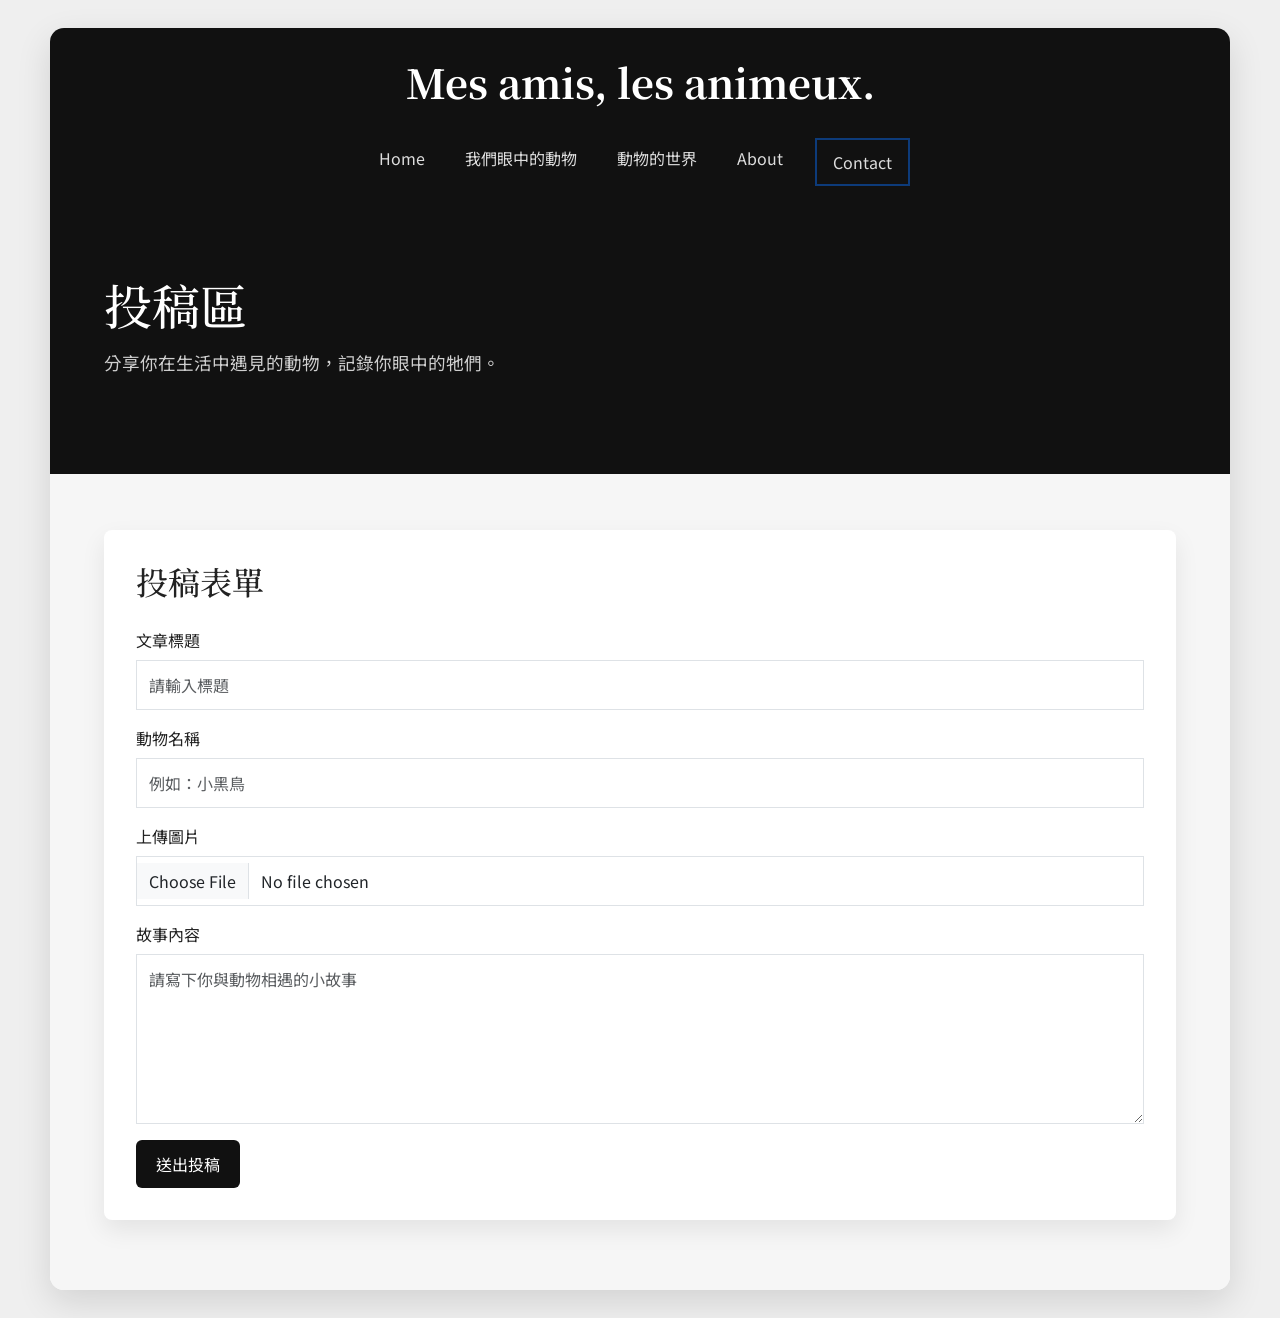
<file: authories.html>
<!DOCTYPE html>
<html lang="zh-Hant">
<head>
  <meta charset="UTF-8">
  <meta name="viewport" content="width=device-width, initial-scale=1.0">
  <title>投稿區 - Mes amis, les animeux</title>
  <link rel="preconnect" href="https://fonts.googleapis.com">
  <link rel="preconnect" href="https://fonts.gstatic.com" crossorigin>
  <link href="https://fonts.googleapis.com/css2?family=Noto+Serif+TC:wght@400;700&family=Noto+Sans+TC:wght@300;400;500;700&display=swap" rel="stylesheet">
  <link href="https://cdn.jsdelivr.net/npm/bootstrap@5.3.0/dist/css/bootstrap.min.css" rel="stylesheet">
  <link rel="stylesheet" href="mystyle.css">
</head>
<body>
  <div class="site-shell">
    <section class="top-dark">
      <div class="container-fluid px-4 px-lg-5 pt-4">
        <div class="brand-title">Mes amis, les animeux.</div>
        <nav class="navbar navbar-expand-lg navbar-dark mt-3">
          <div class="container justify-content-center">
            <div class="collapse navbar-collapse justify-content-center show">
              <ul class="navbar-nav gap-lg-4 text-center">
                <li class="nav-item"><a class="nav-link" href="index.html">Home</a></li>
                <li class="nav-item"><a class="nav-link" href="story.html">我們眼中的動物</a></li>
                <li class="nav-item"><a class="nav-link" href="animeux.html">動物的世界</a></li>
                <li class="nav-item"><a class="nav-link" href="home.html">About</a></li>
                <li class="nav-item"><a class="nav-link active" href="authories.html">Contact</a></li>
              </ul>
            </div>
          </div>
        </nav>
      </div>

      <div class="page-hero">
        <h1>投稿區</h1>
        <p>分享你在生活中遇見的動物，記錄你眼中的牠們。</p>
      </div>
    </section>

    <section class="section-light">
      <div class="content-box">
        <h2 class="section-heading">投稿表單</h2>
        <form>
          <div class="mb-3">
            <label class="form-label">文章標題</label>
            <input type="text" class="form-control" placeholder="請輸入標題">
          </div>

          <div class="mb-3">
            <label class="form-label">動物名稱</label>
            <input type="text" class="form-control" placeholder="例如：小黑鳥">
          </div>

          <div class="mb-3">
            <label class="form-label">上傳圖片</label>
            <input type="file" class="form-control">
          </div>

          <div class="mb-3">
            <label class="form-label">故事內容</label>
            <textarea class="form-control" rows="6" placeholder="請寫下你與動物相遇的小故事"></textarea>
          </div>

          <button type="submit" class="btn btn-dark-custom">送出投稿</button>
        </form>
      </div>
    </section>
  </div>
</body>
</html>
</file>
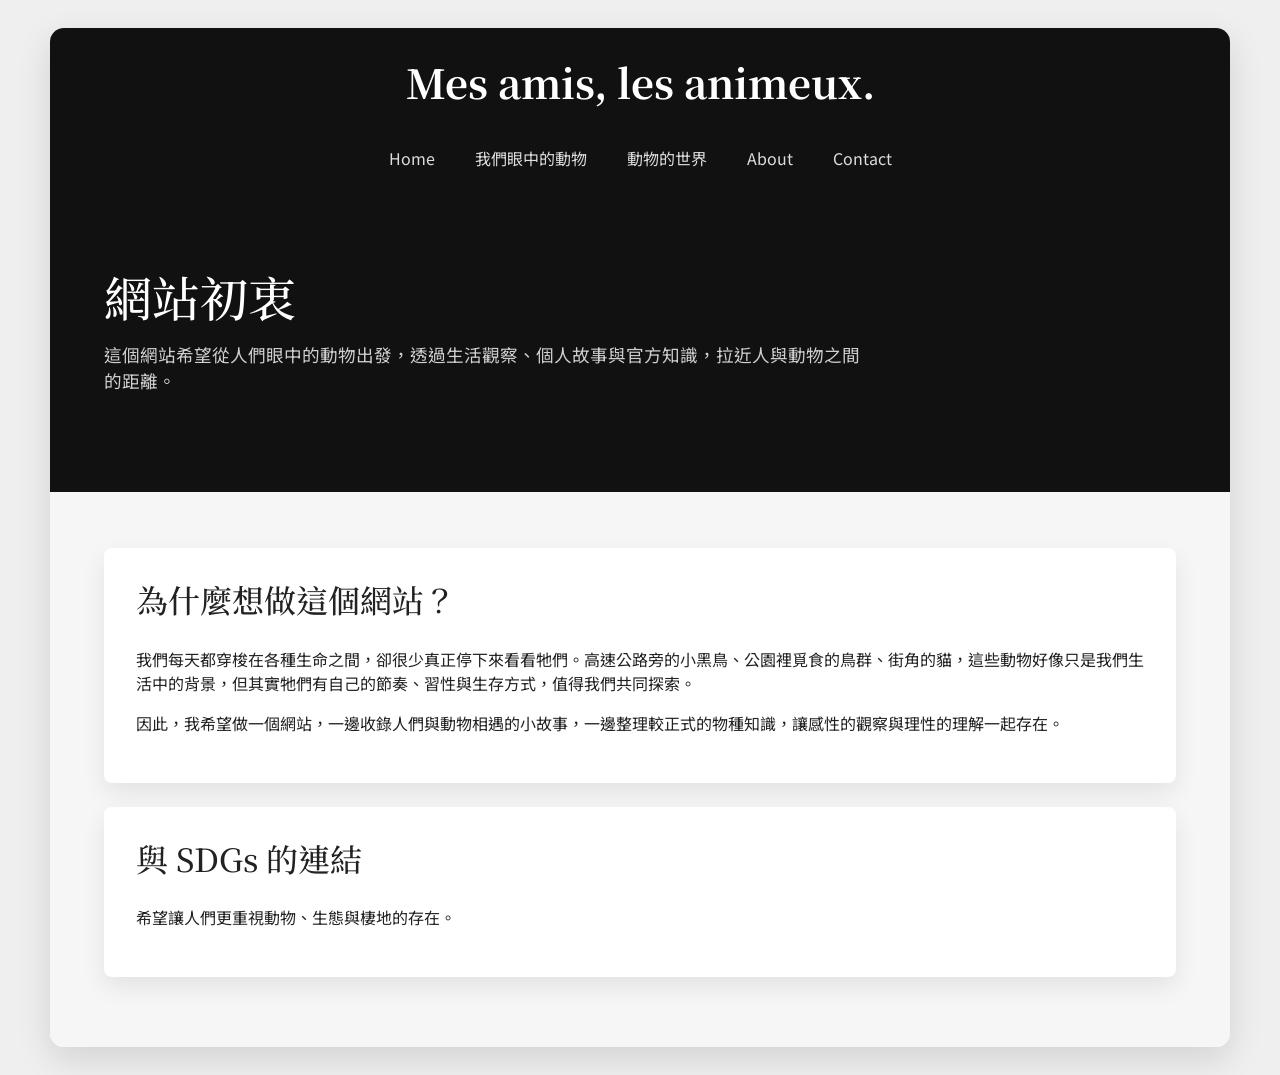
<file: home.html>
<!DOCTYPE html>
<html lang="zh-Hant">
<head>
  <meta charset="UTF-8">
  <meta name="viewport" content="width=device-width, initial-scale=1.0">
  <title>Home - Mes amis, les animaux</title>
  <link rel="preconnect" href="https://fonts.googleapis.com">
  <link rel="preconnect" href="https://fonts.gstatic.com" crossorigin>
  <link href="https://fonts.googleapis.com/css2?family=Noto+Serif+TC:wght@400;700&family=Noto+Sans+TC:wght@300;400;500;700&display=swap" rel="stylesheet">
  <link href="https://cdn.jsdelivr.net/npm/bootstrap@5.3.0/dist/css/bootstrap.min.css" rel="stylesheet">
  <link rel="stylesheet" href="mystyle.css">
</head>
<body>
  <div class="site-shell">
    <section class="top-dark">
      <div class="container-fluid px-4 px-lg-5 pt-4">
        <div class="brand-title">Mes amis, les animeux.</div>
        <nav class="navbar navbar-expand-lg navbar-dark mt-3">
          <div class="container justify-content-center">
            <div class="collapse navbar-collapse justify-content-center show">
              <ul class="navbar-nav gap-lg-4 text-center">
                <li class="nav-item"><a class="nav-link" href="index.html">Home</a></li>
                <li class="nav-item"><a class="nav-link" href="story.html">我們眼中的動物</a></li>
                <li class="nav-item"><a class="nav-link" href="animeux.html">動物的世界</a></li>
                <li class="nav-item"><a class="nav-link" href="home.html">About</a></li>
                <li class="nav-item"><a class="nav-link" href="authories.html">Contact</a></li>
              </ul>
            </div>
          </div>
        </nav>
      </div>

      <div class="page-hero">
        <h1>網站初衷</h1>
        <p>這個網站希望從人們眼中的動物出發，透過生活觀察、個人故事與官方知識，拉近人與動物之間的距離。</p>
      </div>
    </section>

    <section class="section-light">
      <div class="content-box">
        <h2 class="section-heading">為什麼想做這個網站？</h2>
        <p>我們每天都穿梭在各種生命之間，卻很少真正停下來看看牠們。高速公路旁的小黑鳥、公園裡覓食的鳥群、街角的貓，這些動物好像只是我們生活中的背景，但其實牠們有自己的節奏、習性與生存方式，值得我們共同探索。</p>
        <p>因此，我希望做一個網站，一邊收錄人們與動物相遇的小故事，一邊整理較正式的物種知識，讓感性的觀察與理性的理解一起存在。</p>
      </div>

      <div class="content-box mt-4">
        <h2 class="section-heading">與 SDGs 的連結</h2>
        <p>希望讓人們更重視動物、生態與棲地的存在。</p>
      </div>
    </section>
  </div>
</body>
</html>
</file>
<file: mystyle.css>
body {
  font-family: "Noto Sans TC", sans-serif;
  background: #efefef;
  color: #222;
  margin: 0;
}

h1, h2, h3, h4, .brand-title, .hero-title {
  font-family: "Noto Serif TC", serif;
}

.site-shell {
  max-width: 1180px;
  margin: 28px auto;
  background: #fff;
  border-radius: 14px;
  overflow: hidden;
  box-shadow: 0 12px 35px rgba(0, 0, 0, 0.12);
}

.top-dark {
  background: #111;
  color: #fff;
  padding-bottom: 42px;
}

.brand-title {
  font-size: 2.5rem;
  font-weight: 700;
  text-align: center;
}

.navbar {
  padding-top: 10px;
  padding-bottom: 10px;
}

.nav-link,
.navbar-brand,
.search-text {
  color: rgba(255, 255, 255, 0.86) !important;
}

.nav-link:hover {
  color: #fff !important;
}

.nav-link.active {
  border: 2px solid #0d3b7a;
  padding: 10px 16px !important;
}

.search-text {
  font-size: 0.9rem;
  letter-spacing: 1px;
}

.hero-grid {
  padding: 28px 54px 0;
}

.hero-card {
  position: relative;
  min-height: 440px;
  overflow: hidden;
  background-size: cover;
  background-position: center;
  display: flex;
  align-items: end;
}

.hero-card::before,
.mini-card::before {
  content: "";
  position: absolute;
  inset: 0;
  background: linear-gradient(to top, rgba(0,0,0,.72), rgba(0,0,0,.15));
}

.hero-content,
.mini-content {
  position: relative;
  z-index: 2;
}

.hero-content {
  padding: 38px;
  max-width: 78%;
  color: #fff;
}

.hero-title {
  font-size: 2.4rem;
  line-height: 1.25;
  margin: 18px 0;
  font-weight: 700;
}

.mini-card {
  position: relative;
  min-height: 214px;
  background-size: cover;
  background-position: center;
  display: flex;
  align-items: end;
}

.mini-content {
  padding: 24px;
  color: #fff;
}

.mini-title {
  font-family: "Noto Serif TC", serif;
  font-size: 1.5rem;
  line-height: 1.3;
  margin: 12px 0 8px;
  font-weight: 700;
}

.tag-badge {
  display: inline-block;
  color: #fff;
  font-size: 0.72rem;
  letter-spacing: 1px;
  padding: 5px 10px;
  font-weight: 700;
  text-transform: uppercase;
}

.tag-blue { background: #2da9ff; }
.tag-green { background: #7fc241; }
.tag-gold { background: #d3a11f; }

.meta {
  color: rgba(255,255,255,.8);
  font-size: 0.92rem;
}

.section-light {
  background: #f6f6f6;
  padding: 56px 54px 70px;
}

.section-heading {
  font-family: "Noto Serif TC", serif;
  font-size: 2rem;
  margin-bottom: 28px;
}

.content-box {
  background: #fff;
  padding: 32px;
  box-shadow: 0 10px 25px rgba(0,0,0,.08);
  border-radius: 8px;
}

.content-box-dark {
  background: #171717;
  color: #fff;
  padding: 32px;
  border-radius: 8px;
}

.story-card {
  transition: transform 0.25s ease, box-shadow 0.25s ease;
}

.story-card:hover {
  transform: translateY(-6px);
  box-shadow: 0 12px 24px rgba(0,0,0,0.12);
}

.stories-wrapper {
  display: flex;
  gap: 20px;
  overflow-x: auto;
  scroll-behavior: smooth;
  padding-bottom: 10px;
}

.stories-wrapper::-webkit-scrollbar {
  display: none;
}

.story-item {
  flex: 0 0 300px;
}

.story-img {
  height: 200px;
  object-fit: cover;
}

.page-hero {
  background: #111;
  color: white;
  padding: 80px 54px 40px;
}

.page-hero h1 {
  font-size: 3rem;
  margin-bottom: 16px;
}

.page-hero p {
  color: rgba(255,255,255,.8);
  font-size: 1.1rem;
  max-width: 760px;
}

.form-control,
.form-select {
  border-radius: 0;
  padding: 12px;
}

.btn-dark-custom {
  background: #111;
  color: #fff;
  border: none;
  padding: 12px 20px;
}

.btn-dark-custom:hover {
  background: #333;
}

@media (max-width: 991px) {
  .hero-grid,
  .section-light,
  .page-hero {
    padding-left: 22px;
    padding-right: 22px;
  }

  .hero-title {
    font-size: 1.8rem;
  }

  .hero-content {
    max-width: 100%;
    padding: 24px;
  }

  .page-hero h1 {
    font-size: 2.2rem;
  }
}
</file>
